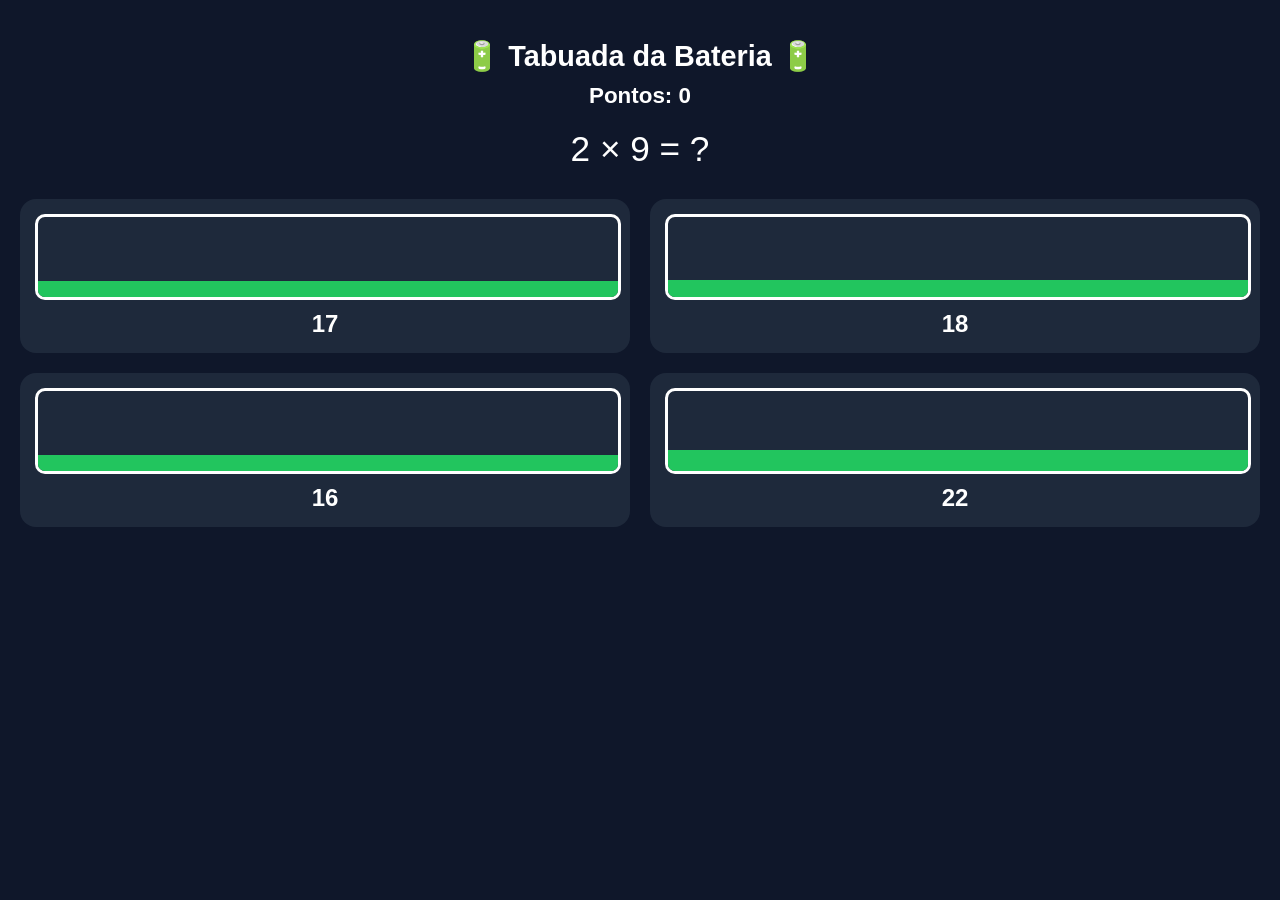
<file: index.html>
<!DOCTYPE html>
<html lang="pt-BR">
<head>
    <meta charset="UTF-8">
    <meta name="viewport" content="width=device-width, initial-scale=1.0">
    <title>Tabuada da Bateria</title>

    <!-- CSS externo -->
    <link rel="stylesheet" href="style.css">
</head>

<body>

<h1>🔋 Tabuada da Bateria 🔋</h1>

<div class="pontuacao">
    Pontos: <span id="pontos">0</span>
</div>

<div class="conta" id="conta">?</div>

<div class="opcoes" id="opcoes"></div>

<div class="mensagem" id="mensagem"></div>

<!-- JavaScript externo -->
<script src="script.js"></script>
</body>
</html>
</file>
<file: style.css>
body {
    font-family: Arial, sans-serif;
    background: #0f172a;
    color: #fff;
    text-align: center;
    margin: 0;
    padding: 20px;
}

h1 {
    font-size: 1.8rem;
    margin-bottom: 10px;
}

.conta {
    font-size: 2.2rem;
    margin: 20px 0;
}

.opcoes {
    display: grid;
    grid-template-columns: repeat(2, 1fr);
    gap: 20px;
    margin-top: 30px;
}

.bateria {
    background: #1e293b;
    border-radius: 16px;
    padding: 15px;
    cursor: pointer;
    transition: transform 0.2s;
}

.bateria:active {
    transform: scale(0.95);
}

.corpo {
    width: 100%;
    height: 80px;
    border: 3px solid #fff;
    border-radius: 10px;
    position: relative;
    margin-bottom: 10px;
    overflow: hidden;
}

.nivel {
    position: absolute;
    bottom: 0;
    width: 100%;
    background: #22c55e;
    transition: height 0.3s;
}

.pontuacao {
    font-size: 1.4rem;
    margin: 10px 0 20px;
    font-weight: bold;
}

.numero {
    font-size: 1.5rem;
    font-weight: bold;
}

.correto {
    background: #16a34a !important;
}

.errado {
    background: #dc2626 !important;
}

.mensagem {
    margin-top: 20px;
    font-size: 1.4rem;
    min-height: 32px;
}
</file>
